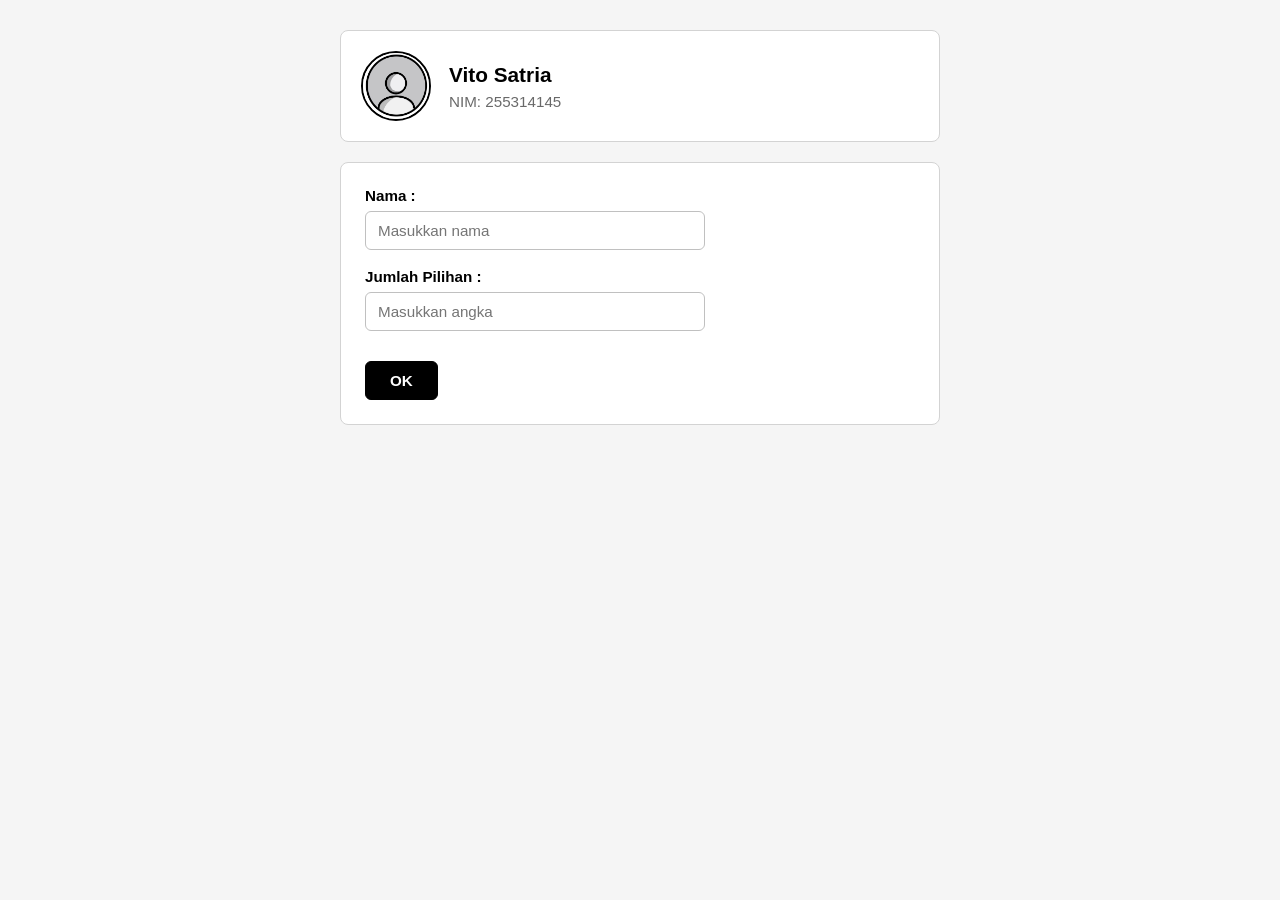
<file: Tugas4-JS/index.html>
<!DOCTYPE html>
<html lang="id">
<head>
    <meta charset="UTF-8">
    <meta name="viewport" content="width=device-width, initial-scale=1.0">
    <title>Formulir</title>
    <link rel="stylesheet" href="style.css">
</head>
<body>

    <header class="header">
        <img src="profile.jpg" alt="Foto Profil" class="avatar">
        <div class="header-info">
            <h1>Vito Satria</h1>
            <p>NIM: 255314145</p>
        </div>
    </header>

    <main class="container">
        <div id="tahap-1" class="step-card">
            <label for="nama">Nama :</label><br>
            <input type="text" id="nama" placeholder="Masukkan nama"><br><br>

            <label for="jumlah">Jumlah Pilihan :</label><br>
            <input type="number" id="jumlah" min="1" placeholder="Masukkan angka"><br><br>

            <button type="button" id="btn-ok-1">OK</button>
        </div>

        <div id="wadah-dinamis"></div>
    </main>

    <script src="script.js"></script>
</body>
</html>
</file>
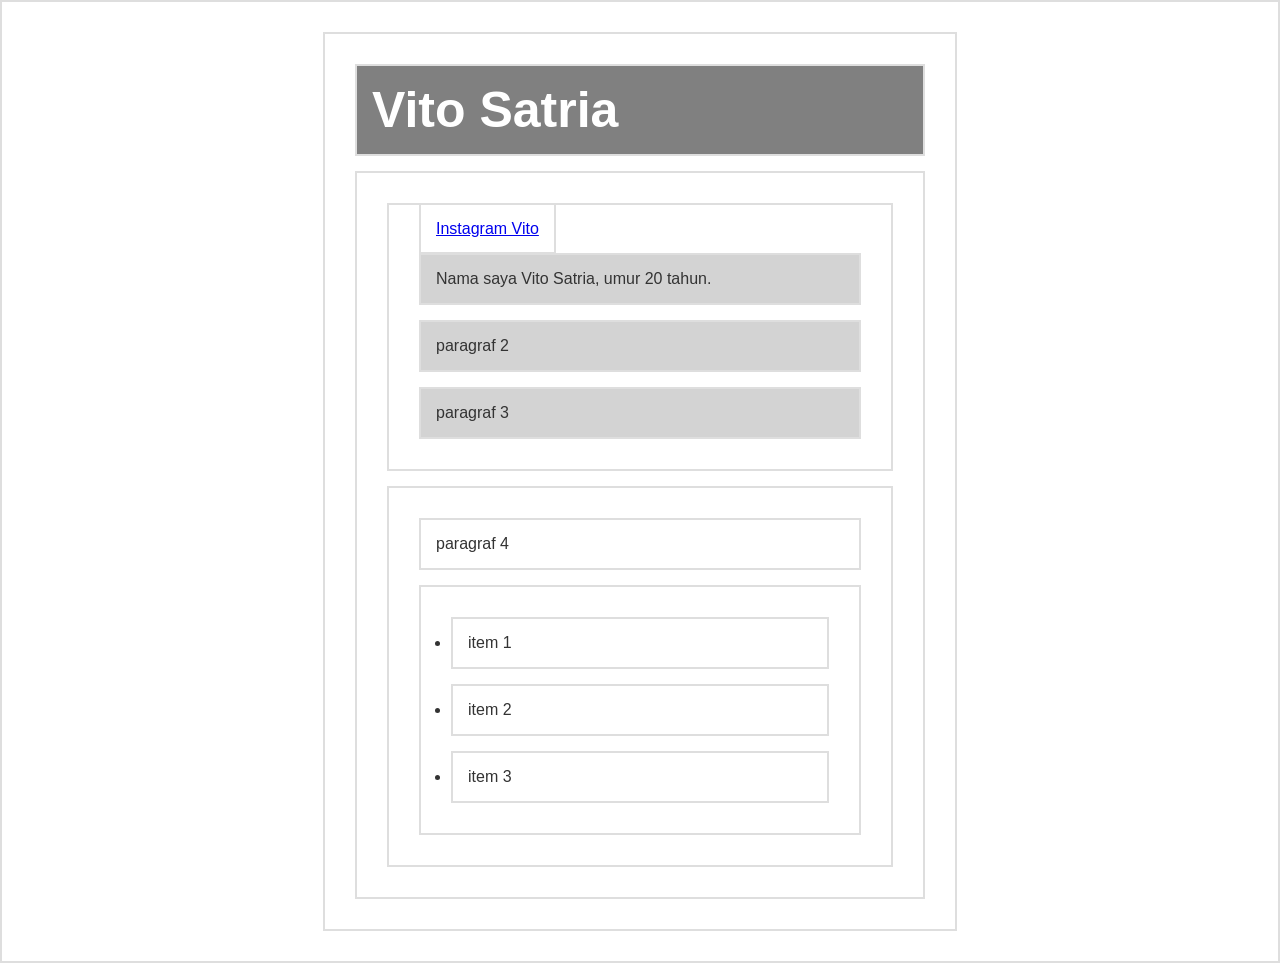
<file: Latihan/DOM1/index.html>
<!DOCTYPE html>
<html lang="en">
    <head>
        <meta charset="UTF-8">
        <title>Dom Selection</title>
        <style>
    * { 
        border: 2px solid #dedede; 
        padding: 15px; 
        margin: 15px; 
    }
    html { 
      margin: 0;
      padding: 0;
    }
    body { 
      max-width: 600px;
      margin: 30px auto;
      font-family: sans-serif;
      color: #333;
    }
  </style>
    </head>
    <body>

        <h1 id="judul">Hello World</h1>
        <div id="container">
            <section id="a">
                <a href="http://instagram.com/akuvitoo">Instagram Vito</a>
                <p class="p1">paragraf 1</p>
                <p class="p2">paragraf 2</p>
                <p class="p3">paragraf 3</p>
            </section>
            <section id="b">
                <p>paragraf 4</p>
                <ul>
                    <li>item 1</li>
                    <li>item 2</li>
                    <li>item 3</li>
                </ul>
            </section>
        </div>

        <script src="script.js"></script>
    </body>
</html>
</file>
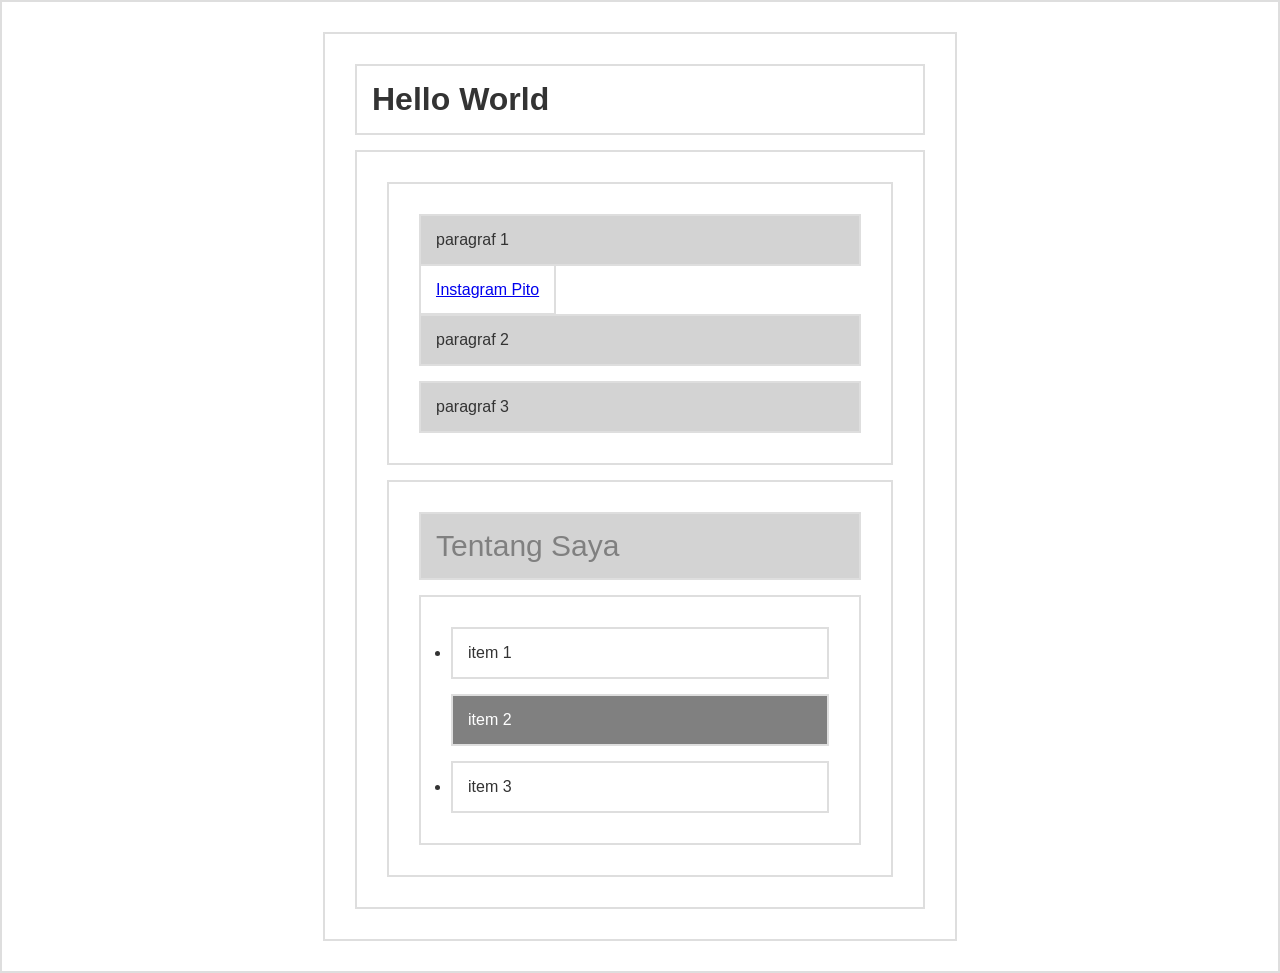
<file: Latihan/DOM2/index.html>
<!DOCTYPE html>
<html lang="en">
<head>
  <meta charset="UTF-8">
  <title>Dom Selection</title>
  <style>
    * { 
        border: 2px solid #dedede; 
        padding: 15px; 
        margin: 15px; 
    }
    html { 
      margin: 0;
      padding: 0;
    }
    body { 
      max-width: 600px;
      margin: 30px auto;
      font-family: sans-serif;
      color: #333;
    }
  </style>
</head>
<body>

  <h1 id="judul">Hello World</h1>
  <div id="container">
      <section id="a">
          <p class="p1">paragraf 1</p>
          <a href="http://instagram.com/akuvitoo">Instagram Pito</a>
          <p class="p2">paragraf 2</p>
          <p class="p3">paragraf 3</p>
      </section>
      <section id="b">
          <p>paragraf 4</p>
          <ul>
              <li>item 1</li>
              <li>item 2</li>
              <li>item 3</li>
          </ul>
      </section>
  </div>

<script src="script.js"></script>
</body>
</html>
</file>
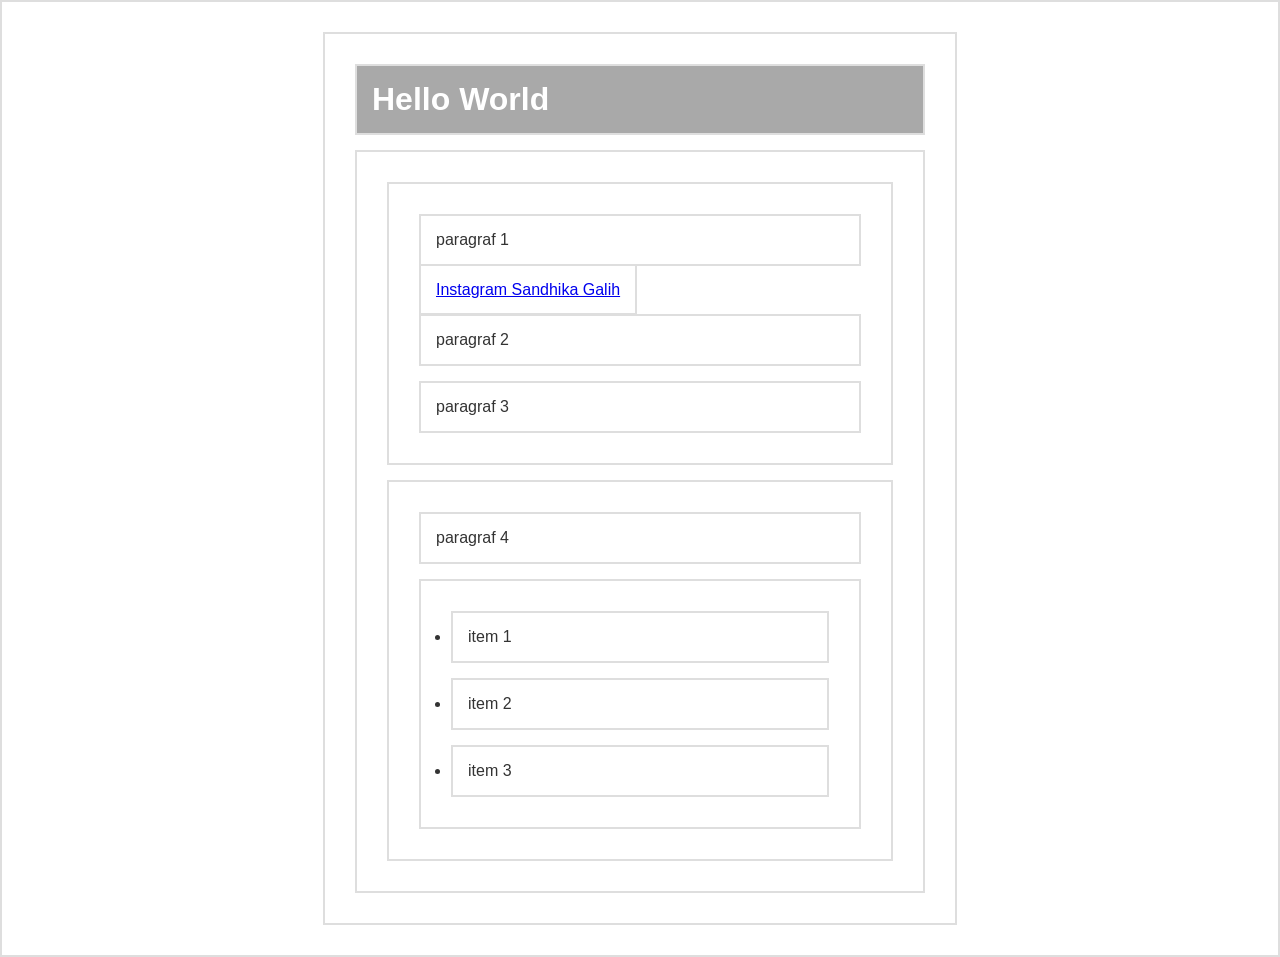
<file: Latihan/DOM3/index.html>
<!DOCTYPE html>
<html lang="en">
<head>
  <meta charset="UTF-8">
  <title>Dom Selection</title>
  <style>
    * { 
        border: 2px solid #dedede; 
        padding: 15px; 
        margin: 15px; 
    }
    html { 
      margin: 0;
      padding: 0;
    }
    body { 
      max-width: 600px;
      margin: 30px auto;
      font-family: sans-serif;
      color: #333;
    }
  </style>
</head>
<body>

  <h1 id="judul">Hello World</h1>
  <div id="container">
      <section id="a">
          <p class="p1">paragraf 1</p>
          <a href="http://instagram.com/sandhikagalih">Instagram Sandhika Galih</a>
          <p class="p2">paragraf 2</p>
          <p class="p3">paragraf 3</p>
      </section>
      <section id="b">
          <p>paragraf 4</p>
          <ul>
              <li>item 1</li>
              <li>item 2</li>
              <li>item 3</li>
          </ul>
      </section>
  </div>

<script src="script.js"></script>
</body>
</html>
</file>
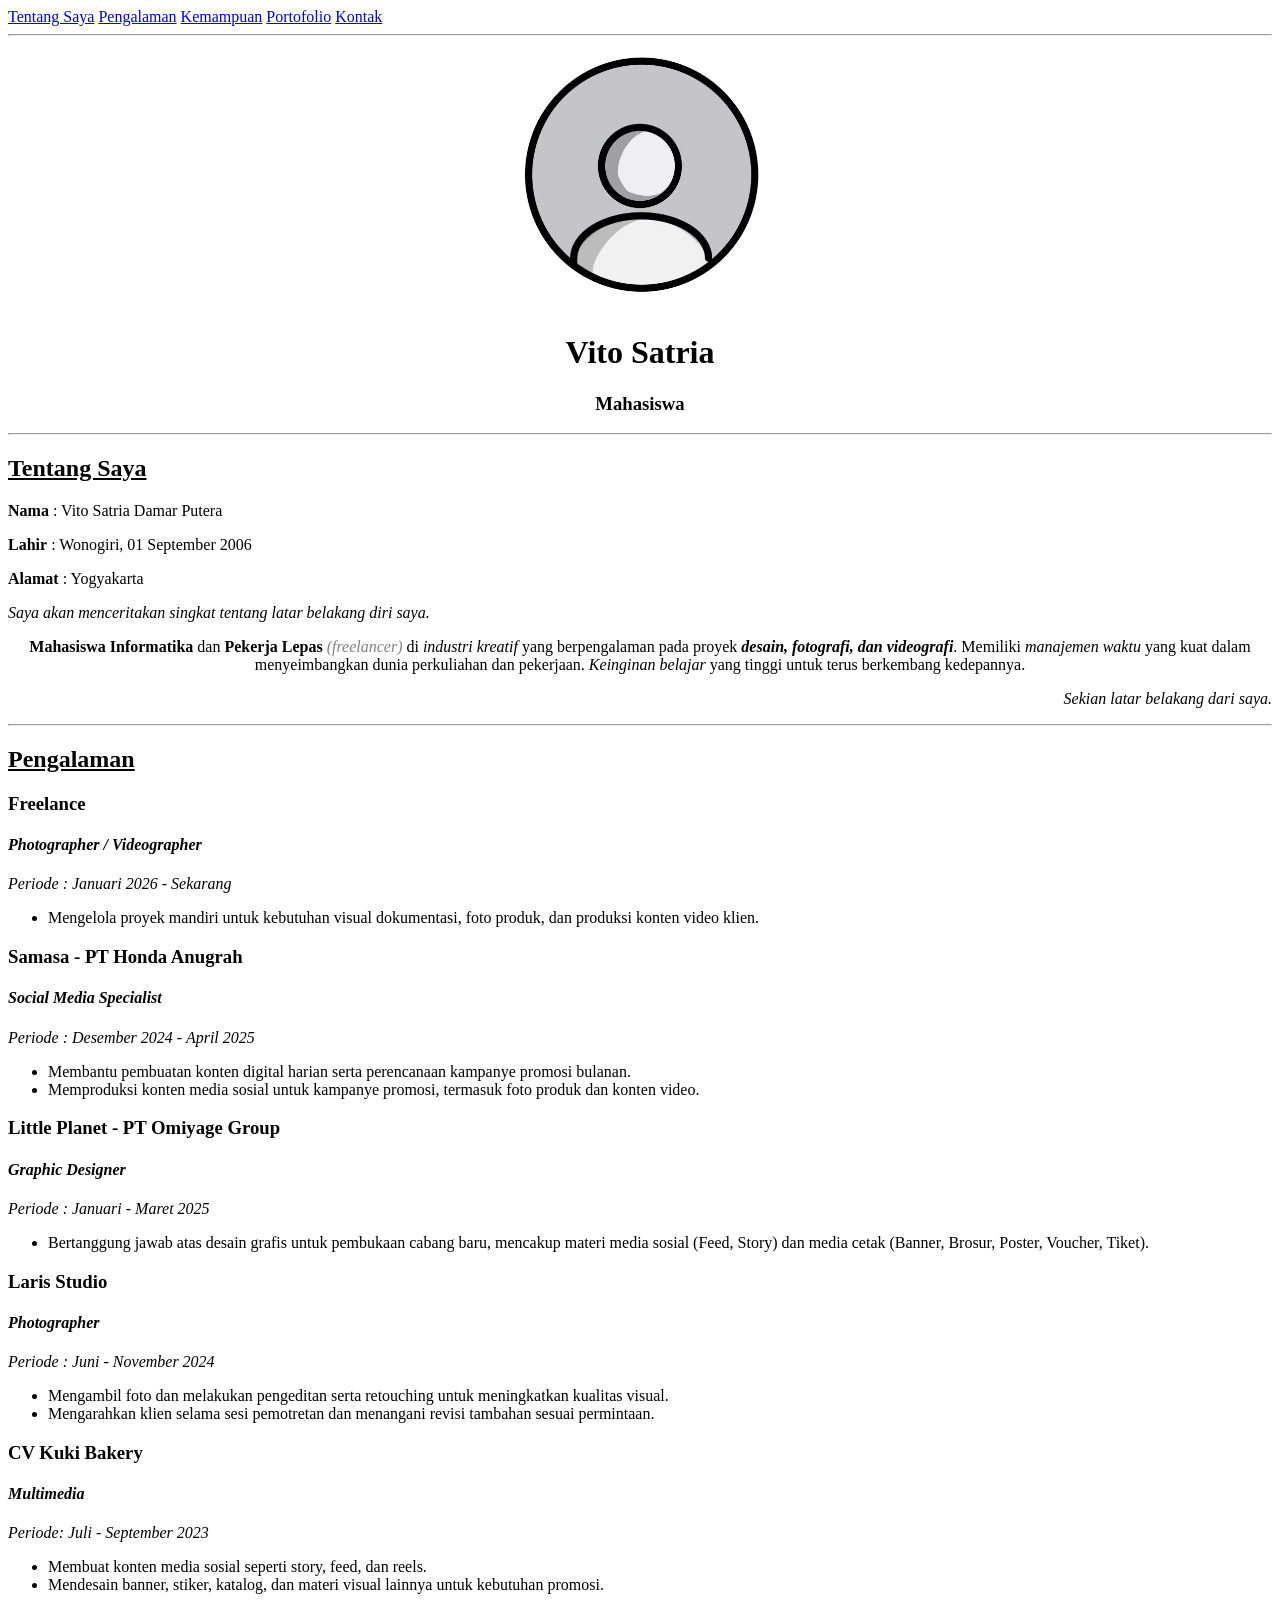
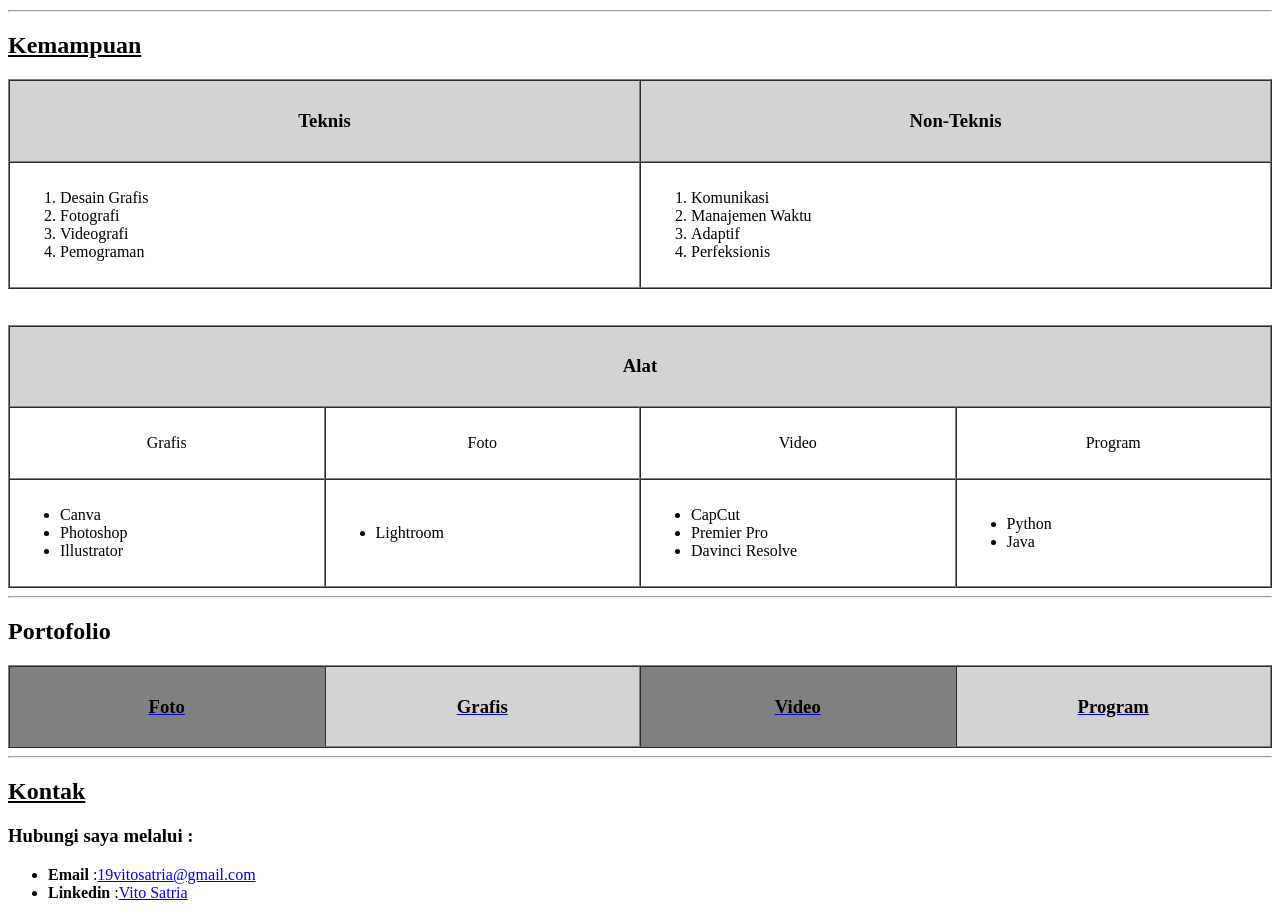
<file: Tugas2-HTML/VitoSatria.html>
<!DOCTYPE html>
<html lang="id">
    <head>
        <meta charset="UTF-8">
        <title>Curiculum Vitae - Vito Satria</title>
    </head>
    <body>
        <nav align="left">
            <a href="#tentang">Tentang Saya</a>
            <a href="#pengalaman">Pengalaman</a>
            <a href="#kemampuan">Kemampuan</a>
            <a href="#portofolio">Portofolio</a>
            <a href="#kontak">Kontak</a>
        </nav>

        <hr>
        <header align="center">
            <img src="pp.jpg" alt="Foto Profil" width="20%" height="20%">
            <h1>Vito Satria</h1>
            <h3>Mahasiswa</h3>
        </header>

        <hr>
        <section id="tentang">
            <h2><u>Tentang Saya</u></h2>
            <p><b>Nama</b> : Vito Satria Damar Putera</p>
            <p><b>Lahir</b> : Wonogiri, 01 September 2006</p>
            <p><b>Alamat</b> : Yogyakarta</p>
            <p align="left"><i>Saya akan menceritakan singkat tentang latar
                    belakang diri saya.</i></p>
            <p align="center"><b>Mahasiswa Informatika</b> dan <b>Pekerja
                    Lepas</b> <font color="grey"><i>(freelancer)</i></font> di
                <i>industri kreatif</i> yang berpengalaman pada proyek
                <b><i>desain, fotografi, dan videografi</i></b>. Memiliki
                <i>manajemen waktu</i> yang kuat dalam menyeimbangkan dunia
                perkuliahan dan pekerjaan. <i>Keinginan belajar</i> yang tinggi
                untuk terus berkembang kedepannya.</p>
            <p align="right"><i>Sekian latar belakang dari saya.</i></p>
        </section>

        <hr>
        <section id="pengalaman">
            <h2><u>Pengalaman</u></h2>
            <h3>Freelance</h3>
            <h4><i>Photographer / Videographer</i></h4>
            <p><i>Periode : Januari 2026 - Sekarang</i></p>
            <ul><li>Mengelola proyek mandiri untuk kebutuhan visual dokumentasi, foto produk, dan produksi konten video klien.</li></ul>

            <h3>Samasa - PT Honda Anugrah</h3>
            <h4><i>Social Media Specialist</i></h4>
            <p><i>Periode : Desember 2024 - April 2025</i></p>
            <ul>
                <li>Membantu pembuatan konten digital harian serta perencanaan kampanye promosi bulanan.</li>
                <li>Memproduksi konten media sosial untuk kampanye promosi, termasuk foto produk dan konten video.</li>
            </ul>

            <h3>Little Planet - PT Omiyage Group</h3>
            <h4><i>Graphic Designer</i></h4>
            <p><i>Periode : Januari - Maret 2025</i></p>
            <ul>
                <li>Bertanggung jawab atas desain grafis untuk pembukaan cabang baru, mencakup materi media sosial (Feed, Story) dan media cetak (Banner, Brosur, Poster, Voucher, Tiket).</li>
            </ul>

            <h3>Laris Studio</h3>
            <h4><i>Photographer</i></h4>
            <p><i>Periode : Juni - November 2024</i></p>
            <ul>
                <li>Mengambil foto dan melakukan pengeditan serta retouching untuk meningkatkan kualitas visual.</li>
                <li>Mengarahkan klien selama sesi pemotretan dan menangani revisi tambahan sesuai permintaan.</li>
            </ul>

            <h3>CV Kuki Bakery</h3>
            <h4><i>Multimedia</i></h4>
            <p><i>Periode: Juli - September 2023</i></p>
            <ul>
                <li>Membuat konten media sosial seperti story, feed, dan reels.</li>
                <li>Mendesain banner, stiker, katalog, dan materi visual lainnya untuk kebutuhan promosi.</li>
            </ul>
        </section>

        <hr>
        <section id="kemampuan">
            <h2><u>Kemampuan</u></h2>
            <table border="1" width="100%" cellpadding="10" cellspacing="0">
                <thead bgcolor="lightgray">
                    <tr valign="top">
                        <td align="center" width="50%">
                            <h3>Teknis</h3>
                        </td>
                        <td align="center">
                            <h3>Non-Teknis</h3>
                        </td>
                    </tr>
                </thead>
                <tbody>
                    <tr>
                        <td>
                            <ol>
                                <li>Desain Grafis</li>
                                <li>Fotografi</li>
                                <li>Videografi</li>
                                <li>Pemograman</li>
                            </ol>
                            
                        </td>
                        <td>
                            <ol>
                                <li>Komunikasi</li>
                                <li>Manajemen Waktu</li>
                                <li>Adaptif</li>
                                <li>Perfeksionis</li> 
                            </ol>
                        </td>
                    </tr>
                </tbody>
            </table>
        
            <br><br>

            <table border="1" width="100%" cellpadding="10" cellspacing="0">
                <thead bgcolor="lightgray">
                    <tr>
                        <td colspan="4" align="center">
                            <h3>Alat</h3>
                        </td>
                    </tr>
                </thead>
                <tbody>
                    <tr valign="top">
                        <td width="25%" align="center">
                            <p>Grafis</p>
                        </td>
                        <td width="25%" align="center">
                            <p>Foto</p>
                        </td>
                        <td width="25%" align="center">
                            <p>Video</p>
                        </td>
                        <td width="25%" align="center">
                            <p>Program</p>
                        </td>
                    </tr>
                </tbody>
                <tbody>
                    <tr>
                        <td width="25%">
                            <ul>
                                <li>Canva</li>
                                <li>Photoshop</li>
                                <li>Illustrator</li>
                            </ul>
                        </td>
                        <td width="25%">
                            <ul>
                                <li>Lightroom</li>
                            </ul>
                        </td>
                        <td width="25%">
                            <ul>
                                <li>CapCut</li>
                                <li>Premier Pro</li>
                                <li>Davinci Resolve</li>
                            </ul>
                        </td>
                        <td width="25%">
                            <ul>
                                <li>Python</li>
                                <li>Java</li>
                            </ul>
                        </td>
                    </tr>
                </tbody>
            </table>
        </section>

        <hr>
        <section id="portofolio">
            <h2>Portofolio</h2>
            <table border="1" width="100%" cellpadding="10" cellspacing="0">
                <tr>
                    <td bgcolor="gray" align="center" width="25%">
                        <a href="https://drive.google.com/drive/folders/15wxpIuDlG9-LobCVXWYuVlK2cJOju1X0?usp=drive_link" target="_blank"><h3><font color="black">Foto</font></h3></a>
                    </td>
                    <td bgcolor="lightgray" align="center" width="25%">
                        <a href="https://drive.google.com/drive/folders/1xe1G0LhODc1KZd3S-bz4juzmPAz5VG5d?usp=sharing"><h3><font color="black">Grafis</font></h3></a>
                    </td>
                    <td bgcolor="gray" align="center" width="25%">
                        <a href="https://drive.google.com/drive/folders/1PSoXPspjTsoa5QIfNep6RmImtBCG5nr5?usp=drive_link"><h3><font color="black">Video</font></h3></a>
                    </td>
                    <td bgcolor="lightgray" align="center" width="25%">
                        <a href="https://github.com/VitoSatria"><h3><font color="black">Program</font></h3></a>
                    </td>
                </tr>
            </table>    
        </section>

        <hr>
        <section id="kontak">
            <h2><u>Kontak</u></h2>
            <h3>Hubungi saya melalui :</h3>
            <ul>
                <li><b>Email </b>:<a href="mailto:19vitosatria@gmail.com">19vitosatria@gmail.com</a></li>
                <li><b>Linkedin </b>:<a href="https://www.linkedin.com/in/vito-satria-damar-putera-a82825316/?skipRedirect=true">Vito Satria</a></li>
            </ul>
        </section>
    </body>
</html>
</file>
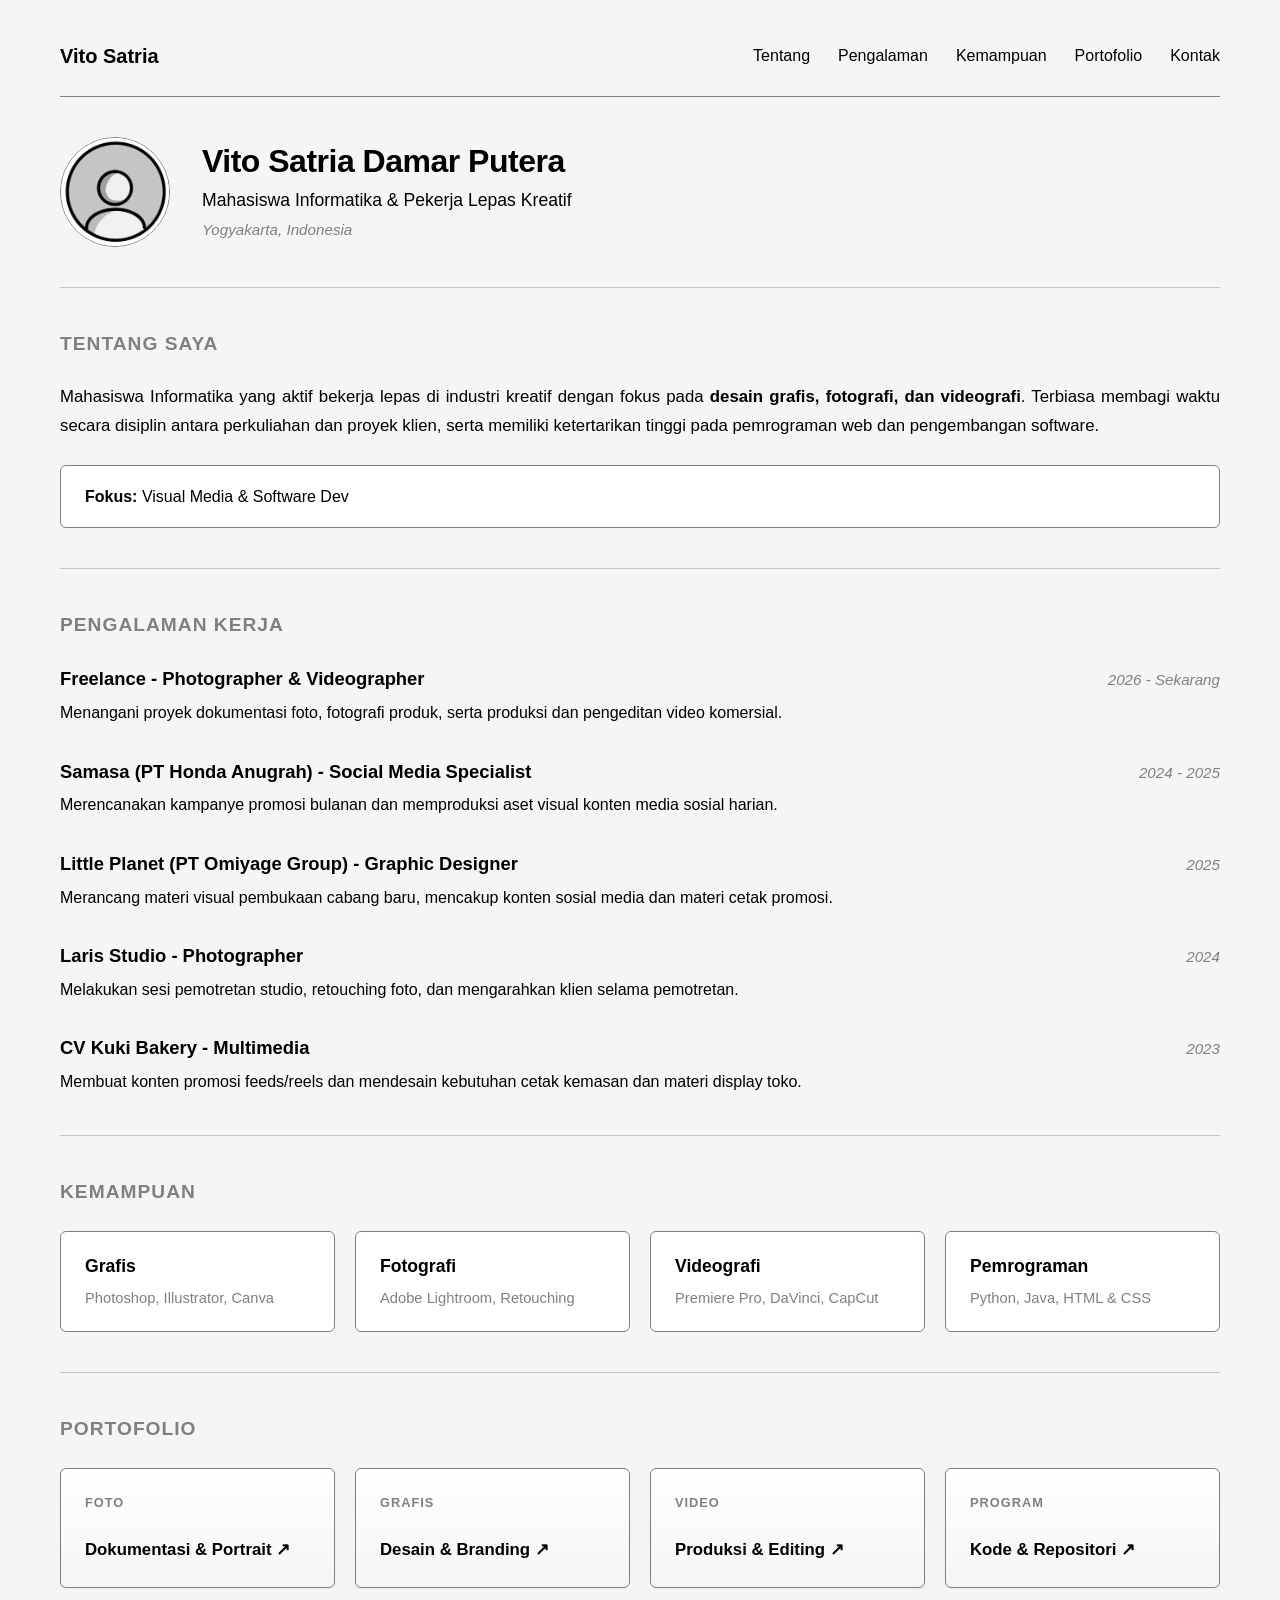
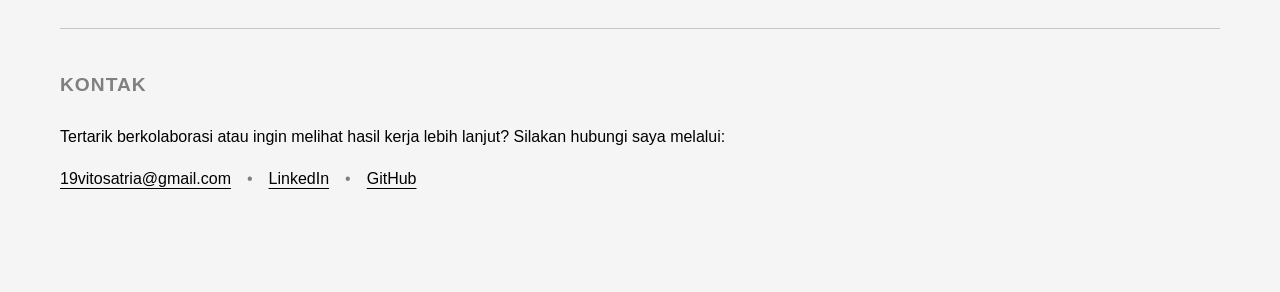
<file: Tugas3-CSS/VitoSatria.html>
<!DOCTYPE html>
<html lang="id">
<head>
    <meta charset="UTF-8">
    <meta name="viewport" content="width=device-width, initial-scale=1.0">
    <title>Vito Satria - CV</title>
    <link rel="stylesheet" href="style.css">
</head>
<body>
    <div class="wrapper">
        <nav class="nav">
            <span class="nav-name">Vito Satria</span>
            <div class="nav-links">
                <a href="#tentang">Tentang</a>
                <a href="#pengalaman">Pengalaman</a>
                <a href="#kemampuan">Kemampuan</a>
                <a href="#portofolio">Portofolio</a>
                <a href="#kontak">Kontak</a>
            </div>
        </nav>

        <header class="header">
            <img src="pp.jpg" alt="Foto Profil" class="avatar">
            <div class="header-info">
                <h1>Vito Satria Damar Putera</h1>
                <p class="role">Mahasiswa Informatika & Pekerja Lepas Kreatif</p>
                <p class="meta">Yogyakarta, Indonesia</p>
            </div>
        </header>

        <hr class="divider">

        <section id="tentang" class="section">
            <h2>Tentang Saya</h2>
            <p class="bio">
                Mahasiswa Informatika yang aktif bekerja lepas di industri kreatif dengan fokus pada 
                <b>desain grafis, fotografi, dan videografi</b>. Terbiasa membagi waktu secara disiplin antara 
                perkuliahan dan proyek klien, serta memiliki ketertarikan tinggi pada pemrograman web dan pengembangan software.
            </p>
            <div class="data-grid">
                <div><b>Fokus:</b> Visual Media & Software Dev</div>
            </div>
        </section>

        <hr class="divider">

        <section id="pengalaman" class="section">
            <h2>Pengalaman Kerja</h2>

            <div class="exp-item">
                <div class="exp-top">
                    <h3>Freelance - Photographer & Videographer</h3>
                    <span class="year">2026 - Sekarang</span>
                </div>
                <p>Menangani proyek dokumentasi foto, fotografi produk, serta produksi dan pengeditan video komersial.</p>
            </div>

            <div class="exp-item">
                <div class="exp-top">
                    <h3>Samasa (PT Honda Anugrah) - Social Media Specialist</h3>
                    <span class="year">2024 - 2025</span>
                </div>
                <p>Merencanakan kampanye promosi bulanan dan memproduksi aset visual konten media sosial harian.</p>
            </div>

            <div class="exp-item">
                <div class="exp-top">
                    <h3>Little Planet (PT Omiyage Group) - Graphic Designer</h3>
                    <span class="year">2025</span>
                </div>
                <p>Merancang materi visual pembukaan cabang baru, mencakup konten sosial media dan materi cetak promosi.</p>
            </div>

            <div class="exp-item">
                <div class="exp-top">
                    <h3>Laris Studio - Photographer</h3>
                    <span class="year">2024</span>
                </div>
                <p>Melakukan sesi pemotretan studio, retouching foto, dan mengarahkan klien selama pemotretan.</p>
            </div>

            <div class="exp-item">
                <div class="exp-top">
                    <h3>CV Kuki Bakery - Multimedia</h3>
                    <span class="year">2023</span>
                </div>
                <p>Membuat konten promosi feeds/reels dan mendesain kebutuhan cetak kemasan dan materi display toko.</p>
            </div>
        </section>

        <hr class="divider">

        <section id="kemampuan" class="section">
            <h2>Kemampuan</h2>
            
            <div class="tools-grid">
                <div class="tool-cell">
                    <h3>Grafis</h3>
                    <p>Photoshop, Illustrator, Canva</p>
                </div>
                <div class="tool-cell">
                    <h3>Fotografi</h3>
                    <p>Adobe Lightroom, Retouching</p>
                </div>
                <div class="tool-cell">
                    <h3>Videografi</h3>
                    <p>Premiere Pro, DaVinci, CapCut</p>
                </div>
                <div class="tool-cell">
                    <h3>Pemrograman</h3>
                    <p>Python, Java, HTML & CSS</p>
                </div>
            </div>
        </section>

        <hr class="divider">

        <section id="portofolio" class="section">
            <h2>Portofolio</h2>
            <div class="portofolio-grid">
                <a href="https://drive.google.com/drive/folders/15wxpIuDlG9-LobCVXWYuVlK2cJOju1X0?usp=drive_link" target="_blank" class="port-card">
                    <span class="port-label">Foto</span>
                    <h3>Dokumentasi & Portrait ↗</h3>
                </a>
                <a href="https://drive.google.com/drive/folders/1xe1G0LhODc1KZd3S-bz4juzmPAz5VG5d?usp=sharing" target="_blank" class="port-card">
                    <span class="port-label">Grafis</span>
                    <h3>Desain & Branding ↗</h3>
                </a>
                <a href="https://drive.google.com/drive/folders/1PSoXPspjTsoa5QIfNep6RmImtBCG5nr5?usp=drive_link" target="_blank" class="port-card">
                    <span class="port-label">Video</span>
                    <h3>Produksi & Editing ↗</h3>
                </a>
                <a href="https://github.com/VitoSatria" target="_blank" class="port-card">
                    <span class="port-label">Program</span>
                    <h3>Kode & Repositori ↗</h3>
                </a>
            </div>
        </section>

        <hr class="divider">

        <footer id="kontak" class="section footer">
            <h2>Kontak</h2>
            <p>Tertarik berkolaborasi atau ingin melihat hasil kerja lebih lanjut? Silakan hubungi saya melalui:</p>
            <div class="contact-links">
                <a href="mailto:19vitosatria@gmail.com" class="link-item">19vitosatria@gmail.com</a>
                <span class="dot">•</span>
                <a href="https://www.linkedin.com/in/vito-satria-damar-putera-a82825316/?skipRedirect=true" target="_blank" class="link-item">LinkedIn</a>
                <span class="dot">•</span>
                <a href="https://github.com/VitoSatria" target="_blank" class="link-item">GitHub</a>
            </div>
        </footer>
    </div>
</body>
</html>
</file>
<file: Tugas4-JS/style.css>
* {
    box-sizing: border-box;
    font-family: Arial, sans-serif;
}

body {
    background-color: whitesmoke;
    margin: 0;
    padding: 30px 15px;
    color: black;
}

.header {
    display: flex;
    align-items: center;
    background-color: white;
    padding: 20px;
    border-radius: 8px;
    max-width: 600px;
    margin: 0 auto 20px auto;
    border: 1px solid lightgray;
}

.avatar {
    width: 70px;
    height: 70px;
    border-radius: 50%;
    object-fit: cover;
    margin-right: 18px;
    border: 2px solid black;
    background-color: lightgray;
}

.header-info h1 {
    margin: 0 0 6px 0;
    font-size: 1.3rem;
    font-weight: bold;
    color: black;
}

.header-info p {
    margin: 0;
    color: dimgray;
    font-size: 0.95rem;
}

.container {
    max-width: 600px;
    margin: 0 auto;
}

.step-card {
    background-color: white;
    padding: 24px;
    border-radius: 8px;
    margin-bottom: 18px;
    border: 1px solid lightgray;
}

label {
    font-size: 0.95rem;
    font-weight: bold;
    color: black;
}

input[type="text"],
input[type="number"] {
    width: 100%;
    max-width: 340px;
    padding: 10px 12px;
    margin-top: 6px;
    border: 1px solid silver;
    border-radius: 6px;
    font-size: 0.95rem;
    background-color: white;
    color: black;
}

input[type="text"]:focus,
input[type="number"]:focus {
    outline: none;
    border-color: black;
}

input:disabled {
    background-color: gainsboro;
    color: gray;
    border-color: lightgray;
    cursor: not-allowed;
}

button {
    padding: 10px 24px;
    background-color: black;
    color: white;
    border: 1px solid black;
    border-radius: 6px;
    cursor: pointer;
    font-size: 0.95rem;
    font-weight: bold;
    margin-top: 12px;
}

button:hover {
    background-color: dimgray;
}

button:disabled {
    background-color: silver;
    border-color: silver;
    color: gray;
    cursor: not-allowed;
}

.radio-group {
    margin: 12px 0;
}

.radio-item {
    margin-bottom: 10px;
    display: flex;
    align-items: center;
}

.radio-item input[type="radio"] {
    accent-color: black;
    margin-right: 10px;
    cursor: pointer;
    width: 16px;
    height: 16px;
}

.radio-item label {
    font-weight: normal;
    cursor: pointer;
}

.output-box {
    background-color: whitesmoke;
    border-left: 4px solid black;
    padding: 16px 20px;
    border-radius: 4px;
    font-size: 1rem;
    line-height: 1.6;
    color: black;
}
</file>
<file: Tugas3-CSS/style.css>
* {
    margin: 0;
    padding: 0;
    box-sizing: border-box;
}

html {
    scroll-behavior: smooth;
}

body {
    font-family: -apple-system, BlinkMacSystemFont, "Segoe UI", Roboto, Oxygen, Ubuntu, Cantarell, "Helvetica Neue", sans-serif;
    background-color: whitesmoke;
    color: black;
    line-height: 1.618;
    font-size: 16px;
}

.wrapper {
    width: 100%;
    max-width: 100%;
    margin: 0;
    padding: 40px 60px 100px;
}

.nav {
    display: flex;
    justify-content: space-between;
    align-items: center;
    padding-bottom: 24px;
    margin-bottom: 40px;
    border-bottom: 1px solid gray;
}

.nav-name {
    font-size: 1.25rem;
    font-weight: 700;
    color: black;
}

.nav-links {
    display: flex;
    gap: 28px;
}

nav a,
.nav-links a {
    text-decoration: none;
    color: black;
    font-size: 1rem;
    font-weight: 500;
    transition: color 0.15s ease;
}

nav a:hover,
.nav-links a:hover {
    color: gray;
}

.header {
    display: flex;
    align-items: center;
    gap: 32px;
    margin-bottom: 40px;
}

.avatar {
    width: 110px;
    height: 110px;
    border-radius: 50%;
    object-fit: cover;
    border: 1px solid gray;
    flex-shrink: 0;
}

.header-info h1 {
    font-size: 2rem;
    font-weight: 700;
    letter-spacing: -0.5px;
    color: black;
    margin-bottom: 6px;
    line-height: 1.2;
}

.role {
    color: black;
    font-size: 1.1rem;
}

.meta {
    color: gray;
    font-size: 0.95rem;
    font-style: italic;
    margin-top: 4px;
}

.divider {
    border: 0;
    height: 1px;
    background: gray;
    opacity: 0.4;
    margin: 40px 0;
}

.section h2 {
    font-size: 1.2rem;
    font-weight: 700;
    text-transform: uppercase;
    letter-spacing: 1px;
    color: gray;
    margin-bottom: 24px;
}

.bio {
    color: black;
    margin-bottom: 24px;
    text-align: justify;
    line-height: 1.7;
    font-size: 1.05rem;
}

.data-grid {
    display: grid;
    grid-template-columns: repeat(2, 1fr);
    gap: 16px;
    font-size: 1rem;
    color: black;
    background-color: white;
    border: 1px solid gray;
    padding: 18px 24px;
    border-radius: 6px;
}

.exp-item {
    margin-bottom: 30px;
}

.exp-item:last-child {
    margin-bottom: 0;
}

.exp-top {
    display: flex;
    justify-content: space-between;
    align-items: baseline;
    margin-bottom: 6px;
    gap: 16px;
}

.exp-top h3 {
    font-size: 1.15rem;
    font-weight: 600;
    color: black;
}

.year {
    font-size: 0.95rem;
    font-style: italic;
    color: gray;
    white-space: nowrap;
}

.exp-item p {
    font-size: 1rem;
    color: black;
    line-height: 1.65;
}

.tools-grid {
    display: grid;
    grid-template-columns: repeat(4, 1fr);
    gap: 20px;
}

.tool-cell {
    background-color: white;
    border: 1px solid gray;
    padding: 20px 24px;
    border-radius: 6px;
    transition: border-color 0.2s ease, transform 0.2s ease;
}

.tool-cell:hover {
    border-color: black;
    transform: translateY(-2px);
}

.tool-cell h3 {
    font-size: 1.1rem;
    font-weight: 600;
    color: black;
    margin-bottom: 6px;
}

.tool-cell p {
    font-size: 0.92rem;
    color: gray;
}

.portfolio-grid,
.portofolio-grid {
    display: grid;
    grid-template-columns: repeat(4, 1fr);
    gap: 20px;
}

.card,
.port-card {
    text-decoration: none;
    padding: 24px;
    border-radius: 6px;
    border: 1px solid gray;
    background: linear-gradient(180deg, white 0%, whitesmoke 100%);
    box-shadow: 0 1px 3px rgba(0, 0, 0, 0.05);
    display: flex;
    flex-direction: column;
    justify-content: space-between;
    min-height: 120px;
    transition: transform 0.2s ease, box-shadow 0.2s ease, border-color 0.2s ease;
}

.port-label {
    font-size: 0.8rem;
    text-transform: uppercase;
    letter-spacing: 1px;
    color: gray;
    font-weight: 600;
}

.card h3,
.port-card h3 {
    font-size: 1.05rem;
    font-weight: 600;
    color: black;
    margin-top: 8px;
}

.card:hover,
.port-card:hover {
    transform: translateY(-2px);
    border-color: black;
    box-shadow: 0 4px 12px rgba(0, 0, 0, 0.1);
}

.footer p {
    color: black;
    margin-bottom: 16px;
    font-size: 1rem;
}

.contact-links {
    display: flex;
    align-items: center;
    gap: 16px;
}

.link-item {
    color: black;
    text-decoration: underline;
    text-underline-offset: 4px;
    font-size: 1rem;
    font-weight: 500;
    transition: color 0.15s ease;
}

.link-item:hover {
    color: gray;
}

.dot {
    color: gray;
}

@media (max-width: 1024px) {
    .tools-grid,
    .portfolio-grid,
    .portofolio-grid {
        grid-template-columns: repeat(2, 1fr);
    }
}

@media (max-width: 768px) {
    .wrapper {
        padding: 24px 20px 60px;
    }

    .nav {
        flex-direction: column;
        align-items: flex-start;
        gap: 16px;
    }

    .nav-links {
        flex-wrap: wrap;
        gap: 16px;
    }

    .header {
        flex-direction: column;
        align-items: flex-start;
        gap: 20px;
    }

    .data-grid,
    .tools-grid,
    .portfolio-grid,
    .portofolio-grid {
        grid-template-columns: 1fr;
    }

    .exp-top {
        flex-direction: column;
        align-items: flex-start;
        gap: 4px;
    }

    .contact-links {
        flex-direction: column;
        align-items: flex-start;
        gap: 10px;
    }

    .dot {
        display: none;
    }
}
</file>
